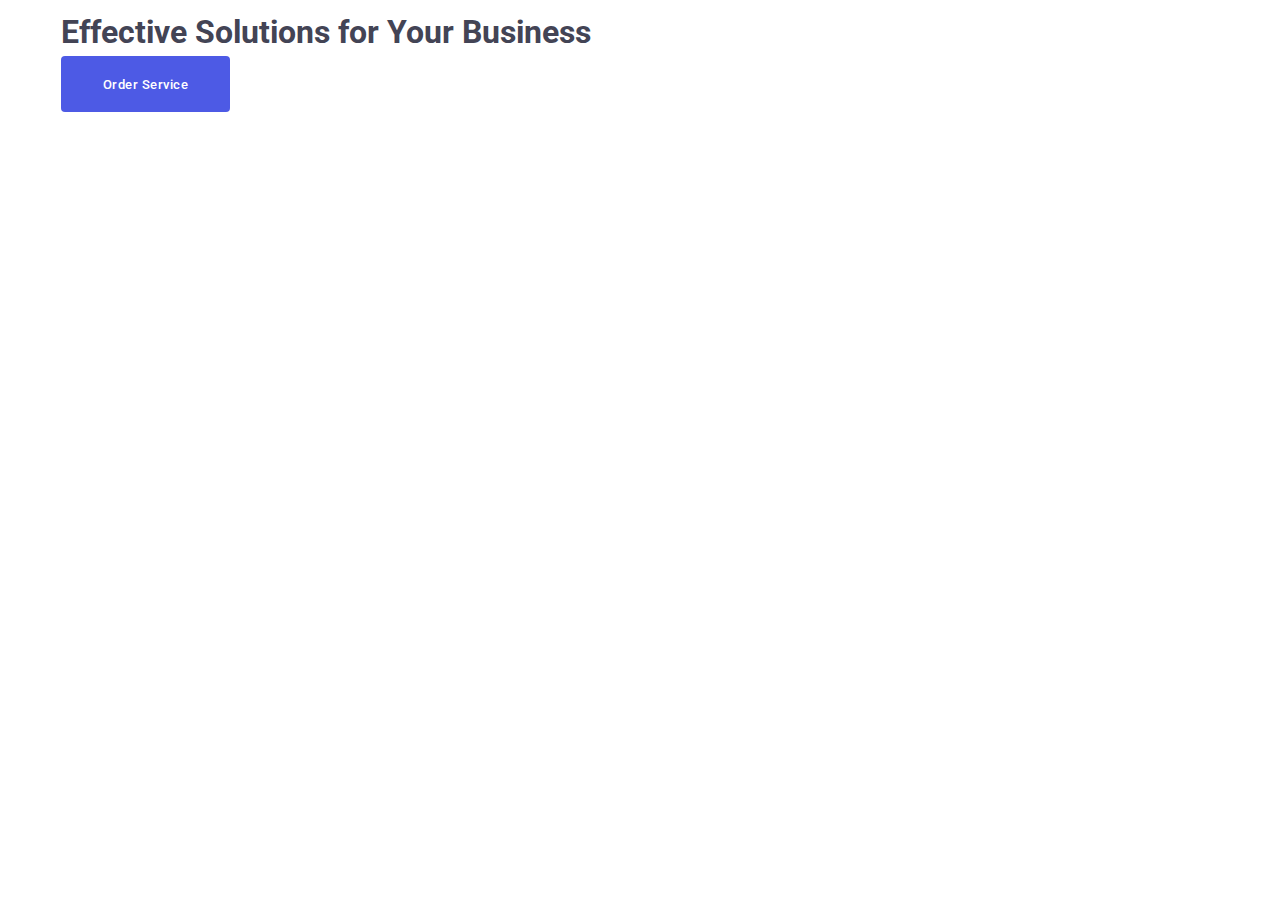
<file: index.html>
<!DOCTYPE html>
<html lang="en">
  <head>
    <meta charset="UTF-8" />
    <meta http-equiv="X-UA-Compatible" content="IE=edge" />
    <meta name="viewport" content="width=device-width, initial-scale=1.0" />

    <title>WebStudio</title>

    <link rel="preconnect" href="https://fonts.googleapis.com" />
    <link rel="preconnect" href="https://fonts.gstatic.com" crossorigin />
    <link
      href="https://fonts.googleapis.com/css2?family=Raleway:wght@800&family=Roboto:wght@400;500;700&display=swap"
      rel="stylesheet"
    />
    <link
      rel="stylesheet"
      href="https://cdnjs.cloudflare.com/ajax/libs/modern-normalize/1.1.0/modern-normalize.min.css"
      integrity="sha512-wpPYUAdjBVSE4KJnH1VR1HeZfpl1ub8YT/NKx4PuQ5NmX2tKuGu6U/JRp5y+Y8XG2tV+wKQpNHVUX03MfMFn9Q=="
      crossorigin="anonymous"
      referrerpolicy="no-referrer"
    />
    <link rel="stylesheet" href="./css/styles.css" />
  </head>

  <body>
    <!-- header -->
    <!-- <header class="header-section">
      <div class="header container">
        <nav class="header-nav">
          <a class="logo-header" href="./index.html"
            ><span class="logo-web">Web</span>Studio</a
          >
          <ul class="nav-list">
            <li>
              <a class="nav-link is-active" href="./index.html">Studio</a>
            </li>
            <li><a class="nav-link" href="./portfolio.html">Portfolio</a></li>
            <li><a class="nav-link" href="#">Contacts</a></li>
          </ul>
        </nav>
        <address class="address">
          <ul class="address-list">
            <li>
              <a class="address-link" href="mailto:info@devstudio.com"
                >info@devstudio.com</a
              >
            </li>
            <li>
              <a class="address-link" href="tel:+110001111111"
                >+11 (000) 111-11-11</a
              >
            </li>
          </ul>
        </address>
      </div>
    </header> -->
    <main>
      <!-- hero -->
      <section class="hero-section">
        <div class="container">
          <h1 class="hero-header">Effective Solutions for Your Business</h1>
          <button class="hero-btn" type="button" data-modal-open>
            Order Service
          </button>
        </div>
      </section>
      <!-- features -->
      <!-- <section class="features">
        <div class="container">
          <h2 class="visually-hidden">Features</h2>
          <ul class="features-list">
            <li class="features-item">
              <div class="features-icon">
                <svg class="featurea-icon-pic" width="64" height="64">
                  <use href="./images/icons.svg#icon-antena"></use>
                </svg>
              </div>
              <h3 class="section-subtitle">Strategy</h3>
              <p class="features-description">
                Our goal is to identify the business problem to walk away with
                the perfect and creative solution.
              </p>
            </li>
            <li class="features-item">
              <div class="features-icon">
                <svg class="featurea-icon-pic" width="64" height="64">
                  <use href="./images/icons.svg#icon-clock"></use>
                </svg>
              </div>
              <h3 class="section-subtitle">Punctuality</h3>
              <p class="features-description">
                Bring the key message to the brand's audience for the best price
                within the shortest possible time.
              </p>
            </li>
            <li class="features-item">
              <div class="features-icon">
                <svg class="featurea-icon-pic" width="64" height="64">
                  <use href="./images/icons.svg#icon-diagram"></use>
                </svg>
              </div>
              <h3 class="section-subtitle">Diligence</h3>
              <p class="features-description">
                Research and confirm brands that present the strongest digital
                growth opportunities and minimize risk.
              </p>
            </li>
            <li class="features-item">
              <div class="features-icon">
                <svg class="featurea-icon-pic" width="64" height="64">
                  <use href="./images/icons.svg#icon-astronaut"></use>
                </svg>
              </div>
              <h3 class="section-subtitle">Technologies</h3>
              <p class="features-description">
                Design practice focused on digital experiences. We bring forth a
                deep passion for problem-solving.
              </p>
            </li>
          </ul>
        </div>
      </section> -->
      <!-- doing -->
      <!-- <section class="doing-section">
        <div class="container">
          <h2 class="section-title">What are we doing</h2>
          <ul class="doing-container">
            <li>
              <img
                class="card-img"
                src="./images/pc.jpg"
                alt="Monitor shows graphic"
                height="300"
                width="360"
              />
            </li>
            <li>
              <img
                class="card-img"
                src="./images/smartphon-ui.jpg"
                alt="Smartphone UI"
                height="300"
                width="360"
              />
            </li>
            <li>
              <img
                class="card-img"
                src="./images/smartphone-in-hand.jpg"
                alt="Smartphone in hand"
                height="300"
                width="360"
              />
            </li>
          </ul>
        </div>
      </section> -->
      <!-- team -->
      <!-- <section class="team-section">
        <div class="container">
          <h2 class="section-title">Our Team</h2>
          <ul class="team-container">
            <li class="team-card">
              <img
                class="card-img"
                src="./images/mark.jpg"
                alt="Men in blue shirt"
                height="260"
                width="264"
              />
              <div class="team-card-description">
                <h3 class="section-subtitle">Mark Guerrero</h3>
                <p class="team-card-profession">Product Designer</p>
                <ul class="social-links">
                  <li class="social-icon">
                    <a
                      href="https://www.instagram.com/"
                      target="_blank"
                      rel="noopener noreferrer"
                      class="social-icon-link"
                    >
                      <svg class="social-icon-pic" width="16" height="16">
                        <use href="./images/icons.svg#icon-instagram"></use>
                      </svg>
                    </a>
                  </li>
                  <li class="social-icon">
                    <a
                      href="https://www.twitter.com/"
                      target="_blank"
                      rel="noopener noreferrer"
                      class="social-icon-link"
                    >
                      <svg class="social-icon-pic" width="16" height="16">
                        <use href="./images/icons.svg#icon-twitter"></use>
                      </svg>
                    </a>
                  </li>
                  <li class="social-icon">
                    <a
                      href="https://www.facebook.com/"
                      target="_blank"
                      rel="noopener noreferrer"
                      class="social-icon-link"
                    >
                      <svg class="social-icon-pic" width="16" height="16">
                        <use href="./images/icons.svg#icon-facebook"></use>
                      </svg>
                    </a>
                  </li>
                  <li class="social-icon">
                    <a
                      href="https://www.linkedin.com/"
                      target="_blank"
                      rel="noopener noreferrer"
                      class="social-icon-link"
                    >
                      <svg class="social-icon-pic" width="16" height="16">
                        <use href="./images/icons.svg#icon-linkedin"></use>
                      </svg>
                    </a>
                  </li>
                </ul>
              </div>
            </li>
            <li class="team-card">
              <img
                class="card-img"
                src="./images/tom.jpg"
                alt="Smiling young men"
                height="260"
                width="264"
              />
              <div class="team-card-description">
                <h3 class="section-subtitle">Tom Ford</h3>
                <p class="team-card-profession">Frontend Developer</p>
                <ul class="social-links">
                  <li class="social-icon">
                    <a
                      href="https://www.instagram.com/"
                      target="_blank"
                      rel="noopener noreferrer"
                      class="social-icon-link"
                    >
                      <svg class="social-icon-pic" width="16" height="16">
                        <use href="./images/icons.svg#icon-instagram"></use>
                      </svg>
                    </a>
                  </li>
                  <li class="social-icon">
                    <a
                      href="https://www.twitter.com/"
                      target="_blank"
                      rel="noopener noreferrer"
                      class="social-icon-link"
                    >
                      <svg class="social-icon-pic" width="16" height="16">
                        <use href="./images/icons.svg#icon-twitter"></use>
                      </svg>
                    </a>
                  </li>
                  <li class="social-icon">
                    <a
                      href="https://www.facebook.com/"
                      target="_blank"
                      rel="noopener noreferrer"
                      class="social-icon-link"
                    >
                      <svg class="social-icon-pic" width="16" height="16">
                        <use href="./images/icons.svg#icon-facebook"></use>
                      </svg>
                    </a>
                  </li>
                  <li class="social-icon">
                    <a
                      href="https://www.linkedin.com/"
                      target="_blank"
                      rel="noopener noreferrer"
                      class="social-icon-link"
                    >
                      <svg class="social-icon-pic" width="16" height="16">
                        <use href="./images/icons.svg#icon-linkedin"></use>
                      </svg>
                    </a>
                  </li>
                </ul>
              </div>
            </li>
            <li class="team-card">
              <img
                class="card-img"
                src="./images/camila.jpg"
                alt="Young women in a pink sweater"
                height="260"
                width="264"
              />
              <div class="team-card-description">
                <h3 class="section-subtitle">Camila Garcia</h3>
                <p class="team-card-profession">Marketing</p>
                <ul class="social-links">
                  <li class="social-icon">
                    <a
                      href="https://www.instagram.com/"
                      target="_blank"
                      rel="noopener noreferrer"
                      class="social-icon-link"
                    >
                      <svg class="social-icon-pic" width="16" height="16">
                        <use href="./images/icons.svg#icon-instagram"></use>
                      </svg>
                    </a>
                  </li>
                  <li class="social-icon">
                    <a
                      href="https://www.twitter.com/"
                      target="_blank"
                      rel="noopener noreferrer"
                      class="social-icon-link"
                    >
                      <svg class="social-icon-pic" width="16" height="16">
                        <use href="./images/icons.svg#icon-twitter"></use>
                      </svg>
                    </a>
                  </li>
                  <li class="social-icon">
                    <a
                      href="https://www.facebook.com/"
                      target="_blank"
                      rel="noopener noreferrer"
                      class="social-icon-link"
                    >
                      <svg class="social-icon-pic" width="16" height="16">
                        <use href="./images/icons.svg#icon-facebook"></use>
                      </svg>
                    </a>
                  </li>
                  <li class="social-icon">
                    <a
                      href="https://www.linkedin.com/"
                      target="_blank"
                      rel="noopener noreferrer"
                      class="social-icon-link"
                    >
                      <svg class="social-icon-pic" width="16" height="16">
                        <use href="./images/icons.svg#icon-linkedin"></use>
                      </svg>
                    </a>
                  </li>
                </ul>
              </div>
            </li>
            <li class="team-card">
              <img
                class="card-img"
                src="./images/daniel.jpg"
                alt="Men in a gray t-shirt"
                height="260"
                width="264"
              />
              <div class="team-card-description">
                <h3 class="section-subtitle">Daniel Wilson</h3>
                <p class="team-card-profession">UI Designer</p>
                <ul class="social-links">
                  <li class="social-icon">
                    <a
                      href="https://www.instagram.com/"
                      target="_blank"
                      rel="noopener noreferrer"
                      class="social-icon-link"
                    >
                      <svg class="social-icon-pic" width="16" height="16">
                        <use href="./images/icons.svg#icon-instagram"></use>
                      </svg>
                    </a>
                  </li>
                  <li class="social-icon">
                    <a
                      href="https://www.twitter.com/"
                      target="_blank"
                      rel="noopener noreferrer"
                      class="social-icon-link"
                    >
                      <svg class="social-icon-pic" width="16" height="16">
                        <use href="./images/icons.svg#icon-twitter"></use>
                      </svg>
                    </a>
                  </li>
                  <li class="social-icon">
                    <a
                      href="https://www.facebook.com/"
                      target="_blank"
                      rel="noopener noreferrer"
                      class="social-icon-link"
                    >
                      <svg class="social-icon-pic" width="16" height="16">
                        <use href="./images/icons.svg#icon-facebook"></use>
                      </svg>
                    </a>
                  </li>
                  <li class="social-icon">
                    <a
                      href="https://www.linkedin.com/"
                      target="_blank"
                      rel="noopener noreferrer"
                      class="social-icon-link"
                    >
                      <svg class="social-icon-pic" width="16" height="16">
                        <use href="./images/icons.svg#icon-linkedin"></use>
                      </svg>
                    </a>
                  </li>
                </ul>
              </div>
            </li>
          </ul>
        </div>
      </section> -->
      <!-- custumers -->
      <!-- <section class="custumers-section">
        <div class="container">
          <h2 class="section-title">Customers</h2>
          <ul class="custumers">
            <li class="custumers-icon">
              <a href="#" class="custumers-icon-link">
                <svg class="custumers-icon-pic" width="104" height="56">
                  <use href="./images/icons.svg#icon-client1"></use>
                </svg>
              </a>
            </li>
            <li class="custumers-icon">
              <a href="#" class="custumers-icon-link">
                <svg class="custumers-icon-pic" width="104" height="56">
                  <use href="./images/icons.svg#icon-client2"></use>
                </svg>
              </a>
            </li>
            <li class="custumers-icon">
              <a href="#" class="custumers-icon-link">
                <svg class="custumers-icon-pic" width="104" height="56">
                  <use href="./images/icons.svg#icon-client3"></use>
                </svg>
              </a>
            </li>
            <li class="custumers-icon">
              <a href="#" class="custumers-icon-link">
                <svg class="custumers-icon-pic" width="104" height="56">
                  <use href="./images/icons.svg#icon-client4"></use>
                </svg>
              </a>
            </li>
            <li class="custumers-icon">
              <a href="#" class="custumers-icon-link">
                <svg class="custumers-icon-pic" width="104" height="56">
                  <use href="./images/icons.svg#icon-client5"></use>
                </svg>
              </a>
            </li>
            <li class="custumers-icon">
              <a href="#" class="custumers-icon-link">
                <svg class="custumers-icon-pic" width="104" height="56">
                  <use href="./images/icons.svg#icon-client6"></use>
                </svg>
              </a>
            </li>
          </ul>
        </div>
      </section> -->
    </main>
    <!-- footer -->
    <!-- <footer class="footer-section">
      <div class="container footer-blocks">
        <div class="footer-studio">
          <a class="logo-footer logo-header" href="./index.html"
            ><span class="logo-web">Web</span>Studio</a
          >
          <p class="footer-text">
            Increase the flow of customers and sales for your business with
            digital marketing & growth solutions.
          </p>
        </div>

        <div class="footer-social">
          <p class="footer-social-discription">Social media</p>
          <ul class="social-links footer-social-gap">
            <li class="social-icon">
              <a
                href="https://www.instagram.com/"
                target="_blank"
                rel="noopener noreferrer"
                class="social-icon-link footer-social-icon"
              >
                <svg class="social-icon-pic" width="24" height="24">
                  <use href="./images/icons.svg#icon-instagram"></use>
                </svg>
              </a>
            </li>
            <li class="social-icon">
              <a
                href="https://www.twitter.com/"
                target="_blank"
                rel="noopener noreferrer"
                class="social-icon-link footer-social-icon"
              >
                <svg class="social-icon-pic" width="24" height="24">
                  <use href="./images/icons.svg#icon-twitter"></use>
                </svg>
              </a>
            </li>
            <li class="social-icon">
              <a
                href="https://www.facebook.com/"
                target="_blank"
                rel="noopener noreferrer"
                class="social-icon-link footer-social-icon"
              >
                <svg class="social-icon-pic" width="24" height="24">
                  <use href="./images/icons.svg#icon-facebook"></use>
                </svg>
              </a>
            </li>
            <li class="social-icon">
              <a
                href="https://www.linkedin.com/"
                target="_blank"
                rel="noopener noreferrer"
                class="social-icon-link footer-social-icon"
              >
                <svg class="social-icon-pic" width="24" height="24">
                  <use href="./images/icons.svg#icon-linkedin"></use>
                </svg>
              </a>
            </li>
          </ul>
        </div>

        <div class="footer-form">
          <p class="footer-social-discription">Subscribe</p>
          <form class="footer-subscribe">
            <input
              class="footer-input"
              type="email"
              placeholder="E-mail"
              name="user-email"
            />
            <button type="submit" class="btn-subscribe">
              Subscribe
              <svg height="24" width="24" class="btn-subscribe-pic">
                <use href="./images/icons.svg#icon-send"></use>
              </svg>
            </button>
          </form>
        </div>
      </div>
    </footer> -->

    <!-- backdrop -->
    <div class="backdrop is-hidden" data-modal>
      <div class="modal">
        <button class="close-btn" type="button" data-modal-close>
          <svg class="close-btn-pic" width="8px" height="8px">
            <use href="./images/icons.svg#icon-close"></use>
          </svg>
        </button>

        <p class="modal-header">
          Leave your contacts and we will call you back
        </p>
        <form class="form-modal">
          <ul>
            <li class="modal-input-item">
              <label class="modal-input-label label-name" for="name"
                >Name</label
              >
              <input
                type="text"
                name="name"
                id="name"
                class="modal-input input-name"
                required
              />
              <svg class="modal-input-pic" width="12" height="12">
                <use href="./images/icons.svg#icon-contact"></use>
              </svg>
            </li>

            <li class="modal-input-item">
              <label class="modal-input-label" for="phone">Phone</label>
              <input
                type="tel"
                name="phone"
                id="phone"
                class="modal-input"
                required
              />
              <svg class="modal-input-pic" width="13" height="13">
                <use href="./images/icons.svg#icon-phone"></use>
              </svg>
            </li>

            <li class="modal-input-item">
              <label class="modal-input-label" for="email">Email</label>
              <input
                type="email"
                name="email"
                id="email"
                class="modal-input"
                required
              />
              <svg class="modal-input-pic" width="15" height="12">
                <use href="./images/icons.svg#icon-mail"></use>
              </svg>
            </li>
          </ul>

          <label class="modal-input-label" for="text">Comment</label>
          <textarea
            name="comment"
            id="text"
            class="modal-input modal-input-textarea"
            placeholder="Text input"
          ></textarea>

          <div class="terms-acces">
            <label class="modal-input-label modal-input-terms" for="agree">
              <input
                class="modal-input-checkbox visually-hidden"
                type="checkbox"
                name="agree"
                id="agree"
                required
              /><span class="alt-checkbox"
                ><svg class="modal-check-pic" width="10" height="8">
                  <use href="./images/icons.svg#icon-checked"></use></svg
              ></span>
              I accept the terms and conditions of the
              <a class="privat-policy" href="#">Privacy Policy</a></label
            >
          </div>
          <button class="btn-modal-send" type="submit">Send</button>
        </form>
      </div>
    </div>
    <script src="./js/modal.js"></script>
  </body>
</html>
</file>
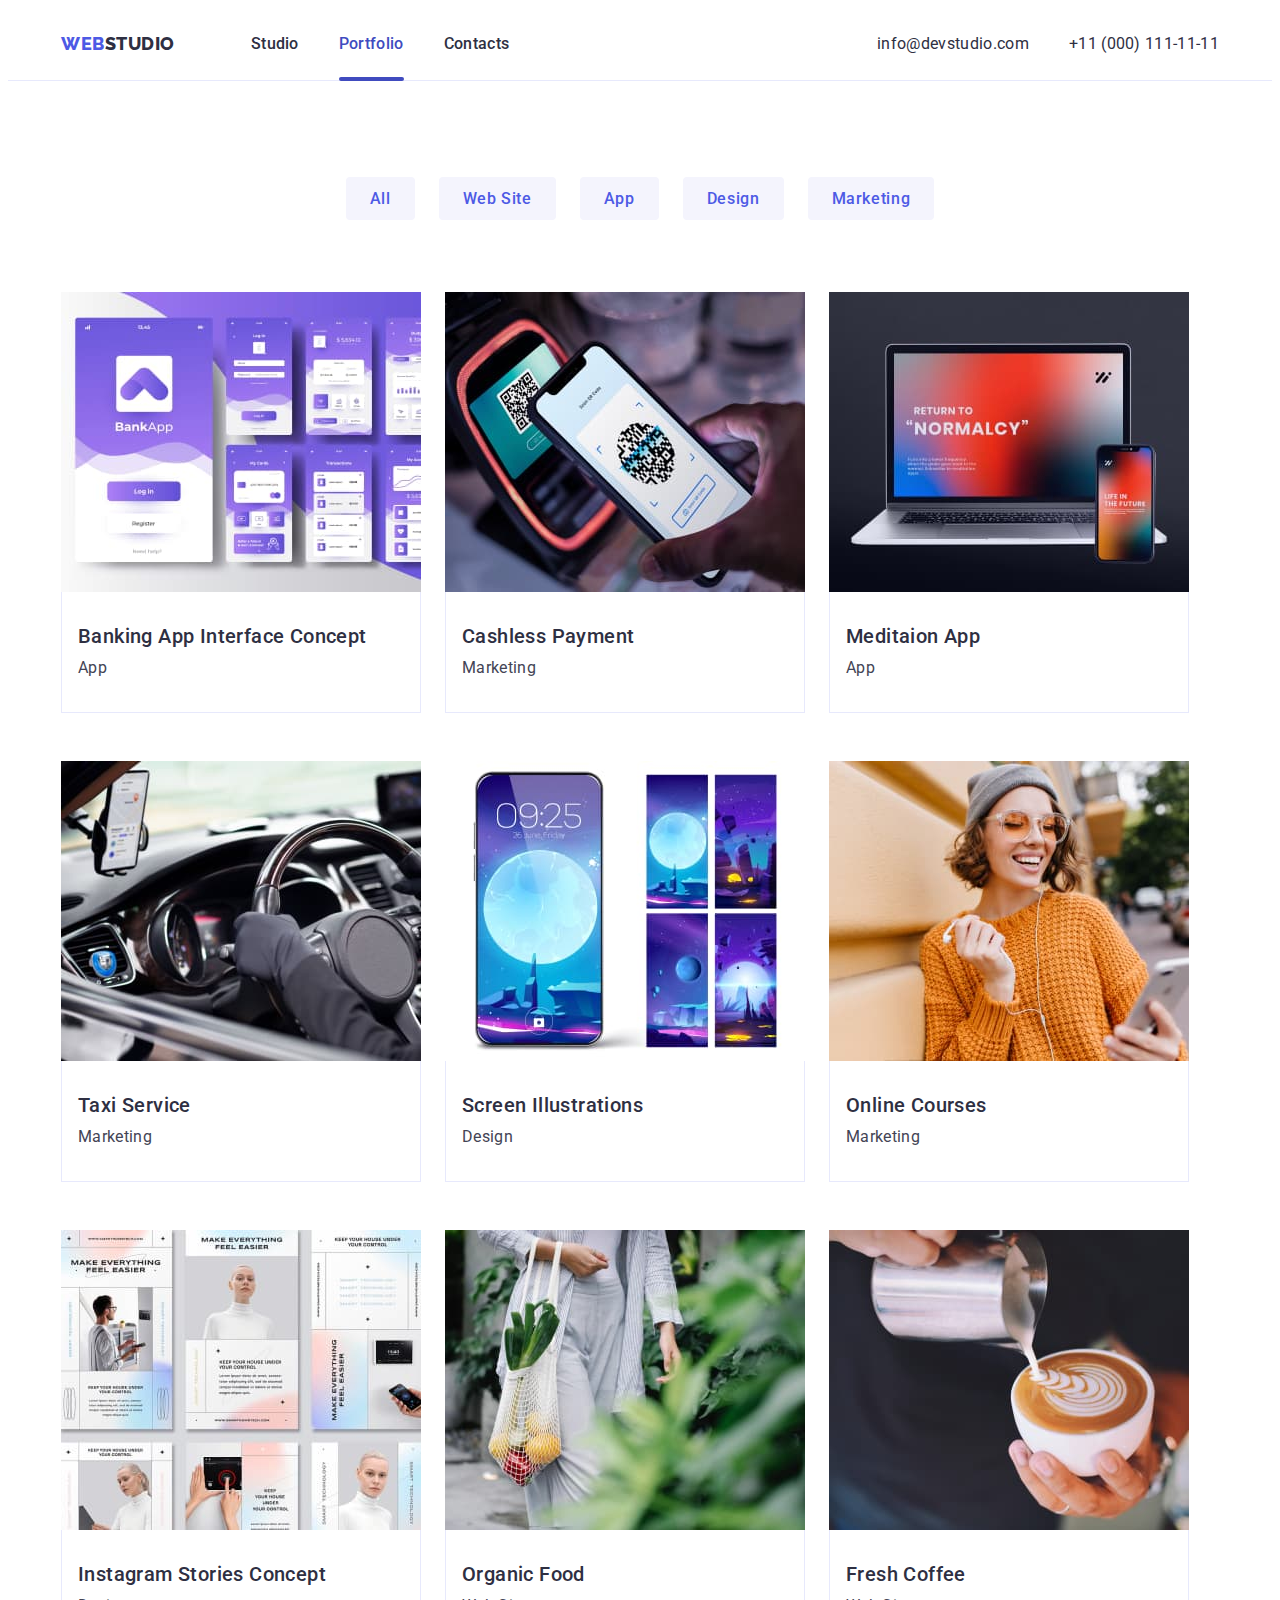
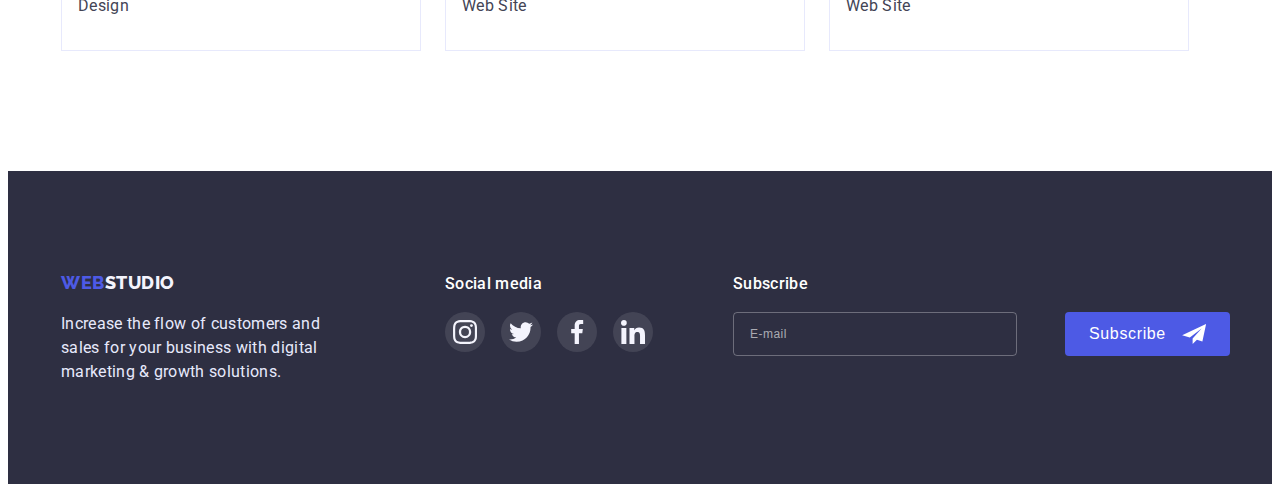
<file: portfolio.html>
<!DOCTYPE html>
<html lang="en">
  <head>
    <meta charset="UTF-8" />
    <meta http-equiv="X-UA-Compatible" content="IE=edge" />
    <meta name="viewport" content="width=device-width, initial-scale=1.0" />

    <title>WebStudio</title>

    <link rel="preconnect" href="https://fonts.googleapis.com" />
    <link rel="preconnect" href="https://fonts.gstatic.com" crossorigin />
    <link
      href="https://fonts.googleapis.com/css2?family=Raleway:wght@800&family=Roboto:wght@400;500;700&display=swap"
      rel="stylesheet"
    />
    <link
      rel="stylesheet"
      href="https://cdnjs.cloudflare.com/ajax/libs/modern-normalize/1.1.0/modern-normalize.min.css"
      integrity="sha512-wpPYUAdjBVSE4KJnH1VR1HeZfpl1ub8YT/NKx4PuQ5NmX2tKuGu6U/JRp5y+Y8XG2tV+wKQpNHVUX03MfMFn9Q=="
      crossorigin="anonymous"
      referrerpolicy="no-referrer"
    />
    <link rel="stylesheet" href="./css/styles.css" />
  </head>

  <body>
    <!-- header -->
    <header class="header-section">
      <div class="header container">
        <nav class="header-nav">
          <a class="logo-header" href="./index.html"
            ><span class="logo-web">Web</span>Studio</a
          >
          <ul class="nav-list">
            <li><a class="nav-link" href="./index.html">Studio</a></li>
            <li>
              <a class="nav-link is-active" href="./portfolio.html"
                >Portfolio</a
              >
            </li>
            <li><a class="nav-link" href="#">Contacts</a></li>
          </ul>
        </nav>
        <address class="address">
          <ul class="address-list">
            <li>
              <a class="address-link" href="mailto:info@devstudio.com"
                >info@devstudio.com</a
              >
            </li>
            <li>
              <a class="address-link" href="tel:+110001111111"
                >+11 (000) 111-11-11</a
              >
            </li>
          </ul>
        </address>
      </div>
    </header>
    <main>
      <!-- portfolio -->
      <section class="switcher-section">
        <div class="container">
          <h1 class="visually-hidden">Our Products</h1>
          <!-- switecher -->
          <ul class="switcher">
            <li class="switcher-item">
              <button class="switcher-btn" type="button">All</button>
            </li>
            <li class="switcher-item">
              <button class="switcher-btn" type="button">Web Site</button>
            </li>
            <li class="switcher-item">
              <button class="switcher-btn" type="button">App</button>
            </li>
            <li class="switcher-item">
              <button class="switcher-btn" type="button">Design</button>
            </li>
            <li class="switcher-item">
              <button class="switcher-btn" type="button">Marketing</button>
            </li>
          </ul>
          <ul class="portfolio">
            <li class="portfolio-item">
              <a href="#" class="link-portfolio">
                <div class="card-img-hover-thomb">
                  <img
                    class="card-img"
                    src="./images/banking-app.jpg"
                    alt="Bank violet UI"
                    width="360"
                    height="300"
                  />

                  <p class="card-img-hover">
                    14 Stylish and User-Friendly App Design Concepts · Task
                    Manager App · Calorie Tracker App · Exotic Fruit Ecommerce
                    App · Cloud Storage App
                  </p>
                </div>
                <div class="portfolio-card-subscription">
                  <h2 class="section-subtitle">
                    Banking App Interface Concept
                  </h2>
                  <p class="portfolio-card-text">App</p>
                </div></a
              >
            </li>
            <li class="portfolio-item">
              <a href="#" class="link-portfolio">
                <div class="card-img-hover-thomb">
                  <img
                    class="card-img"
                    src="./images/payment.jpg"
                    alt="Cashless payment with
              smartphone"
                    width="360"
                    height="300"
                  />
                  <p class="card-img-hover">
                    14 Stylish and User-Friendly App Design Concepts · Task
                    Manager App · Calorie Tracker App · Exotic Fruit Ecommerce
                    App · Cloud Storage App
                  </p>
                </div>
                <div class="portfolio-card-subscription">
                  <h2 class="section-subtitle">Cashless Payment</h2>
                  <p>Marketing</p>
                </div></a
              >
            </li>
            <li class="portfolio-item">
              <a href="#" class="link-portfolio"
                ><div class="card-img-hover-thomb">
                  <img
                    class="card-img"
                    src="./images/meditation_app.jpg"
                    alt="Smartphone and laptop"
                    width="360"
                    height="300"
                  />
                  <p class="card-img-hover">
                    14 Stylish and User-Friendly App Design Concepts · Task
                    Manager App · Calorie Tracker App · Exotic Fruit Ecommerce
                    App · Cloud Storage App
                  </p>
                </div>
                <div class="portfolio-card-subscription">
                  <h2 class="section-subtitle">Meditaion App</h2>
                  <p>App</p>
                </div></a
              >
            </li>
            <li class="portfolio-item">
              <a href="#" class="link-portfolio">
                <div class="card-img-hover-thomb">
                  <img
                    class="card-img"
                    src="./images/taxi.jpg"
                    alt="Car interier"
                    width="360"
                    height="300"
                  />
                  <p class="card-img-hover">
                    14 Stylish and User-Friendly App Design Concepts · Task
                    Manager App · Calorie Tracker App · Exotic Fruit Ecommerce
                    App · Cloud Storage App
                  </p>
                </div>
                <div class="portfolio-card-subscription">
                  <h2 class="section-subtitle">Taxi Service</h2>
                  <p>Marketing</p>
                </div></a
              >
            </li>
            <li class="portfolio-item">
              <a href="#" class="link-portfolio">
                <div class="card-img-hover-thomb">
                  <img
                    class="card-img"
                    src="./images/illustration.jpg"
                    alt="Smartphone and four
              wallpappers"
                    width="360"
                    height="300"
                  />
                  <p class="card-img-hover">
                    14 Stylish and User-Friendly App Design Concepts · Task
                    Manager App · Calorie Tracker App · Exotic Fruit Ecommerce
                    App · Cloud Storage App
                  </p>
                </div>
                <div class="portfolio-card-subscription">
                  <h2 class="section-subtitle">Screen Illustrations</h2>
                  <p>Design</p>
                </div></a
              >
            </li>
            <li class="portfolio-item">
              <a href="#" class="link-portfolio">
                <div class="card-img-hover-thomb">
                  <img
                    class="card-img"
                    src="./images/courses.jpg"
                    alt="Smiling girl"
                    width="360"
                    height="300"
                  />
                  <p class="card-img-hover">
                    14 Stylish and User-Friendly App Design Concepts · Task
                    Manager App · Calorie Tracker App · Exotic Fruit Ecommerce
                    App · Cloud Storage App
                  </p>
                </div>
                <div class="portfolio-card-subscription">
                  <h2 class="section-subtitle">Online Courses</h2>
                  <p>Marketing</p>
                </div></a
              >
            </li>
            <li class="portfolio-item">
              <a href="#" class="link-portfolio">
                <div class="card-img-hover-thomb">
                  <img
                    class="card-img"
                    src="./images/instagram.jpg"
                    alt="Six instagram stories"
                    width="360"
                    height="300"
                  />
                  <p class="card-img-hover">
                    14 Stylish and User-Friendly App Design Concepts · Task
                    Manager App · Calorie Tracker App · Exotic Fruit Ecommerce
                    App · Cloud Storage App
                  </p>
                </div>
                <div class="portfolio-card-subscription">
                  <h2 class="section-subtitle">Instagram Stories Concept</h2>
                  <p>Design</p>
                </div></a
              >
            </li>
            <li class="portfolio-item">
              <a href="#" class="link-portfolio">
                <div class="card-img-hover-thomb">
                  <img
                    class="card-img"
                    src="./images/food.jpg"
                    alt="woman with fruits and
              vegetables"
                    width="360"
                    height="300"
                  />
                  <p class="card-img-hover">
                    14 Stylish and User-Friendly App Design Concepts · Task
                    Manager App · Calorie Tracker App · Exotic Fruit Ecommerce
                    App · Cloud Storage App
                  </p>
                </div>
                <div class="portfolio-card-subscription">
                  <h2 class="section-subtitle">Organic Food</h2>
                  <p>Web Site</p>
                </div></a
              >
            </li>
            <li class="portfolio-item">
              <a href="#" class="link-portfolio">
                <div class="card-img-hover-thomb">
                  <img
                    class="card-img"
                    src="./images/coffee.jpg"
                    alt="Coffee with milk"
                    width="360"
                    height="300"
                  />
                  <p class="card-img-hover">
                    14 Stylish and User-Friendly App Design Concepts · Task
                    Manager App · Calorie Tracker App · Exotic Fruit Ecommerce
                    App · Cloud Storage App
                  </p>
                </div>
                <div class="portfolio-card-subscription">
                  <h2 class="section-subtitle">Fresh Coffee</h2>
                  <p>Web Site</p>
                </div></a
              >
            </li>
          </ul>
        </div>
      </section>
    </main>
    <!-- footer -->
    <footer class="footer-section">
      <div class="container footer-blocks">
        <div class="footer-studio">
          <a class="logo-footer logo-header" href="./index.html"
            ><span class="logo-web">Web</span>Studio</a
          >
          <p class="footer-text">
            Increase the flow of customers and sales for your business with
            digital marketing & growth solutions.
          </p>
        </div>

        <div class="footer-social">
          <p class="footer-social-discription">Social media</p>
          <ul class="social-links footer-social-gap">
            <li class="social-icon">
              <a
                href="https://www.instagram.com/"
                target="_blank"
                rel="noopener noreferrer"
                class="social-icon-link footer-social-icon"
              >
                <svg class="social-icon-pic" width="24" height="24">
                  <use href="./images/icons.svg#icon-instagram"></use>
                </svg>
              </a>
            </li>
            <li class="social-icon">
              <a
                href="https://www.twitter.com/"
                target="_blank"
                rel="noopener noreferrer"
                class="social-icon-link footer-social-icon"
              >
                <svg class="social-icon-pic" width="24" height="24">
                  <use href="./images/icons.svg#icon-twitter"></use>
                </svg>
              </a>
            </li>
            <li class="social-icon">
              <a
                href="https://www.facebook.com/"
                target="_blank"
                rel="noopener noreferrer"
                class="social-icon-link footer-social-icon"
              >
                <svg class="social-icon-pic" width="24" height="24">
                  <use href="./images/icons.svg#icon-facebook"></use>
                </svg>
              </a>
            </li>
            <li class="social-icon">
              <a
                href="https://www.linkedin.com/"
                target="_blank"
                rel="noopener noreferrer"
                class="social-icon-link footer-social-icon"
              >
                <svg class="social-icon-pic" width="24" height="24">
                  <use href="./images/icons.svg#icon-linkedin"></use>
                </svg>
              </a>
            </li>
          </ul>
        </div>

        <div class="footer-form">
          <p class="footer-social-discription">Subscribe</p>
          <form class="footer-subscribe">
            <input
              class="footer-input"
              type="email"
              id="email-subscribe"
              placeholder="E-mail"
              name="user-email"
            />
            <label for="email-subscribe"></label>
            <button type="submit" class="btn-subscribe">
              Subscribe
              <svg height="20" width="24" class="btn-subscribe-pic">
                <use href="./images/icons.svg#icon-send"></use>
              </svg>
            </button>
          </form>
        </div>
      </div>
    </footer>
  </body>
</html>
</file>
<file: css/styles.css>
body {
    background-color: var(--color-alternative);
    color: var(--color-text);
    line-height: 1.5;
    font-family: 'Roboto', sans-serif;
}

@keyframes pulse {
    0% {
        box-shadow: 0px 1px 1px 1px rgba(0, 0, 0, 0.14), 0px 1px 3px 1px rgba(0, 0, 0, 0.12), 0px 2px 1px 1px rgba(0, 0, 0, 0.2);
    }

    50% {
        box-shadow: 0px 3px 3px 1px rgba(77,
                90,
                229, 0.14), 0px 3px 3px 1px rgba(77,
                90,
                229, 0.12), 0px 3px 3px 1px rgba(077,
                90,
                229, 0.2);
    }

    100% {
        box-shadow: 0px 3px 3px 1px rgba(64,
                75,
                191, 0.14), 0px 3px 3px 1px rgba(64,
                75,
                191, 0.12), 0px 3px 3px 1px rgba(64,
                75,
                191, 0.2);
    }
}

h1,
h2,
h3,
h4,
h5,
h6,
p {
    margin: 0;
    padding: 0;
}

ul {
    list-style: none;
    margin: 0;
    padding: 0;
}

p {
    letter-spacing: 0.02em
}

:root {
    --color-text: #434455;
    --color-main: #4d5ae5;
    --color-hover: rgb(64, 75, 191);
    --color-text-accent: #2E2F42;
    --color-text-unaccent: #F4F4FD;
    --color-alternative: #fff;
    --transition-type: cubic-bezier(0.4, 0, 0.2, 1);
}

/* common styles */

.container {
    width: 1158px;
    margin: 0px auto;
    padding: 0px 15px;
    /* outline: 1px dotted tomato; */
}

.section-subtitle {
    font-weight: 500;
    font-size: 20px;
    line-height: 1.2;
    color: var(--color-text-accent);
    letter-spacing: 0.02em;
    margin-bottom: 8px;
}

.section-title {
    margin-bottom: 72px;
    font-size: 36px;
    line-height: 1.11;
    text-align: center;
    text-transform: capitalize;
    color: var(--color-text-accent);
    letter-spacing: 0.02em;
}

.card-img {
    max-width: 100%;
    display: block;
}

.social-links {
    display: flex;
    gap: 24px;
}

.social-icon {
    height: 40px;
    width: 40px;

}

.social-icon-pic {
    fill: var(--color-text-unaccent);
}

.social-icon-link {
    width: 100%;
    background-color: var(--color-main);
    border-radius: 50%;
    height: 100%;
    display: flex;
    justify-content: center;
    align-items: center;
    transition: background-color;
    transition-duration: 250ms;
    transition-timing-function: var(--transition-type);
}

.social-icon-link:hover,
.social-icon-link:focus {
    background-color: var(--color-hover);
    outline: none;
}


/* header */

.logo-web {
    color: var(--color-main)
}

.logo-header {
    font-family: 'Raleway', sans-serif;
    font-weight: 800;
    font-size: 18px;
    line-height: 1.33;
    letter-spacing: 0.03em;
    text-transform: uppercase;
    text-decoration: none;
    color: var(--color-text-accent);
    margin-right: 76px;
}

.header-section {
    border-bottom: 1px solid #E7E9FC;
}

.header {
    display: flex;
    align-items: center;
}

.header-nav {
    display: flex;
    align-items: center;
}

.nav-list {
    display: flex;
}

.nav-list li:not(:last-child) {
    margin-right: 40px;
}

.nav-link {
    padding: 24px 0px;
    position: relative;
    display: block;
    font-weight: 500;
    color: var(--color-text-accent);
    text-decoration: none;
    letter-spacing: 0.02em;
    transition: color;
    transition-duration: 250ms;
    transition-timing-function: var(--transition-type);
}

.is-active {
    color: var(--color-hover);
}

.is-active::after {
    content: '';
    bottom: -1px;
    display: block;
    width: 100%;
    height: 4px;
    border-radius: 3px;
    position: absolute;
    background-color: var(--color-hover);
}

.nav-link:hover,
.nav-link:focus {
    color: var(--color-hover);
    outline: none;
}

.address-link {
    text-decoration: none;
    color: var(--color-text-accent);
    font-style: normal;
    letter-spacing: 0.02em;
    transition: color;
    transition-duration: 250ms;
    transition-timing-function: var(--transition-type);
}

.address-list {
    display: flex;
}

.address li:not(:last-child) {
    margin-right: 40px;
    outline: none;
}

.address {
    font-style: normal;
    margin-left: auto;
}

.address-link:hover,
.address-link:focus {
    color: var(--color-hover);
    outline: none;

}

/* hero */




.hero-btn {
    font-weight: 500;
    letter-spacing: 0.04em;
    color: var(--color-alternative);
    background-color: var(--color-main);
    cursor: pointer;
    border-width: 0;
    width: 169px;
    height: 56px;
    border-radius: 4px;
    font-family: inherit;
    transition: background-color;
    transition-duration: 250ms;
    transition-timing-function: var(--transition-type);

}

.hero-btn:hover,
.hero-btn:focus {
    background-color: var(--color-hover);
    outline: none;
}

/* Features */

.visually-hidden {
    position: absolute;
    width: 1px;
    height: 1px;
    margin: -1px;
    border: 0;
    padding: 0;

    white-space: nowrap;
    clip-path: inset(100%);
    clip: rect(0 0 0 0);
    overflow: hidden;
}

.features {
    padding-top: 120px;
    padding-bottom: 120px;
}

.features-list {
    display: flex;
    justify-content: space-between;
}

.features-item {
    flex-basis: calc((100% - 24px * 3) / 4)
}

.features-icon {
    height: 112px;
    width: 100%;
    display: flex;
    justify-content: center;
    align-items: center;
    background: #F4F4FD;
    border-radius: 4px;
    margin-bottom: 8px;
}

/* doing */
.doing-section {
    padding-bottom: 120px;
}


.doing-container {
    display: flex;
    justify-content: space-between;
}


/* team */
.team-section {
    background-color: var(--color-text-unaccent);
    padding-top: 120px;
    padding-bottom: 120px;

}

.team-container {
    display: flex;
    justify-content: space-between;
}

.team-card {
    border-radius: 4px;
    background-color: var(--color-alternative);
    box-shadow: 0px 1px 6px rgba(46, 47, 66, 0.08), 0px 1px 1px rgba(46, 47, 66, 0.16), 0px 2px 1px rgba(46, 47, 66, 0.08);
    border-radius: 0px 0px 4px 4px;
}


.team-card-description {
    padding: 32px 16px;
    text-align: center;
}

.team-card-social {
    display: flex;
}

.team-card-social {
    display: flex;
    padding-top: 8px;
    justify-content: space-between;
}

.team-card-profession {
    margin-bottom: 8px;
}


/* custumers */
.custumers-section {
    padding-top: 120px;
    padding-bottom: 120px;
}

.custumers {
    display: flex;
    justify-content: space-between;
}

.custumers-icon {
    width: 168px;
    height: 88px;
}

.custumers-icon-link {
    height: 100%;
    width: 100%;
    display: flex;
    border-radius: 4px;
    border: 1px solid #8E8F99;
    justify-content: center;
    align-items: center;
    transition: border-color;
    transition-duration: 250ms;
    transition-timing-function: var(--transition-type);

}

.custumers-icon-pic {
    fill: #8E8F99;
    transition: fill;
    transition-duration: 250ms;
    transition-timing-function: var(--transition-type);
}

.custumers-icon-link:hover,
.custumers-icon-link:focus {
    border-color: var(--color-hover);
    outline: none;
}

.custumers-icon-link:hover .custumers-icon-pic,
.custumers-icon-link:focus .custumers-icon-pic {
    fill: var(--color-hover);
    outline: none;
}

/* switcher */
.switcher-section {
    padding-top: 96px;
    padding-bottom: 120px;
}

.switcher {
    display: flex;
    justify-content: center;
    margin-bottom: 72px;
}

.switcher-btn {
    padding: 12px 24px;
    font-weight: 500;
    background-color: var(--color-text-unaccent);
    font-size: 16px;
    letter-spacing: 0.04em;
    color: var(--color-main);
    cursor: pointer;
    border-radius: 4px;
    border-width: 0;
    font-family: inherit;
    transition: color, box-shadow, background-color;
    transition-duration: 250ms;
    transition-timing-function: var(--transition-type);
}

.switcher-item:not(:last-child) {
    margin-right: 24px;
    outline: none;
}

.switcher-btn:hover,
.switcher-btn:focus {
    box-shadow: 0 2px 4px 0 rgba(0, 0, 0, 0.2), 0 3px 8px 0 rgba(0, 0, 0, 0.19);
    box-shadow: 0px 3px 1px rgba(0, 0, 0, 0.1), 0px 2px 1px rgba(0, 0, 0, 0.08), 0px 2px 2px rgba(0, 0, 0, 0.12);
    background-color: var(--color-hover);
    color: var(--color-text-unaccent);
    outline: none;
}

/* portfolio */
.portfolio {
    display: flex;
    flex-wrap: wrap;
    gap: 48px 24px;
}


.link-portfolio {
    display: block;
    height: 100%;
    width: 100%;
    text-decoration: none;
    color: inherit;
    transition: box-shadow;
    transition-duration: 250ms;
    transition-timing-function: var(--transition-type);
}

.portfolio-card-subscription {
    padding: 32px 0px 32px 16px;
    border: 1px solid #E7E9FC;

    border-top: none;
}

.link-portfolio:hover,
.link-portfolio:focus {
    box-shadow: 0px 1px 6px rgba(46, 47, 66, 0.08), 0px 1px 1px rgba(46, 47, 66, 0.16), 0px 2px 1px rgba(46, 47, 66, 0.08);
    outline: none;
}

.card-img-hover-thomb {
    position: relative;
    overflow: hidden;
}

.card-img-hover {
    position: absolute;
    height: 100%;
    width: 100%;
    background-color: var(--color-main);
    padding: 40px 32px;

    color: var(--color-text-unaccent);
    font-weight: 400;
    font-size: 16px;
    line-height: 24px;
    line-height: 1.5;
    letter-spacing: 0.02em;

    border-width: 0px;

    transition: transform;
    transition-duration: 250ms;
    transition-timing-function: var(--transition-type);
}



.link-portfolio:hover .card-img-hover,
.link-portfolio:focus .card-img-hover {
    transform: translateY(-100%);
}

/* footer */
.footer-section {
    background-color: var(--color-text-accent);
    padding-top: 100px;
    padding-bottom: 100px;
}

.footer-blocks {
    display: flex;
    align-items: baseline;
}


.logo-footer {
    color: var(--color-text-unaccent);
}

.footer-text {
    width: 264px;
    margin-top: 16px;
    color: #E7E9FC;

}

.footer-studio {
    margin-right: 120px;
}

.footer-social {
    margin-right: 80px;
}

.footer-social-gap {
    gap: 16px
}

.footer-social-discription {
    color: var(--color-alternative);
    margin-bottom: 16px;
    font-weight: 500;
}

.footer-social-icon {
    background-color: rgba(256, 256, 256, 0.1);
}

.footer-social-icon:hover,
.footer-social-icon:focus {
    background-color: #31D0AA;
    outline: none;
}

.footer-subscribe {
    display: flex;
    gap: 24px;
}

.btn-subscribe {
    padding: 8px 24px;
    background-color: var(--color-main);
    border-width: 0px;
    border-radius: 4px;
    font-size: 16px;
    line-height: 1.5;
    letter-spacing: 0.04em;
    font-weight: 500;
    color: var(--color-alternative);
    display: flex;
    gap: 16px;
    align-items: center;
    cursor: pointer;
    transition: background-color;
    transition-duration: 250ms;
    transition-timing-function: var(--transition-type);
}

.btn-subscribe:hover,
.btn-subscribe:focus {
    outline: none;
    background-color: var(--color-hover);
}



.footer-input::placeholder {
    color: rgba(255, 255, 255, 0.6);
    font-size: 12px;
    line-height: 2;
    letter-spacing: 0.04em;
    transition: color 250ms var(--transition-type);
}

.footer-input {
    padding-left: 16px;
    width: 264px;
    height: 40px;
    border-radius: 4px;
    background-color: transparent;
    border-width: 0;
    border: 1px solid rgba(255, 255, 255, 0.3);


    color: var(--color-alternative);
    font-size: 12px;
    line-height: 2;
    letter-spacing: 0.04em;
}

.footer-input:focus,
.footer-input:hover {
    outline: none;
    border: 1px solid var(--color-alternative);
}

.footer-input:focus::placeholder,
.footer-input:hover::placeholder {
    color: var(--color-alternative);
}

.btn-subscribe-pic {
    fill: var(--color-alternative);
}

/* backdrop */
.backdrop.is-hidden {
    opacity: 0;
    pointer-events: none;
    visibility: hidden;
}

.backdrop {
    position: fixed;
    top: 0;
    right: 0;
    width: 100%;
    height: 100%;
    background: rgba(46, 47, 66, 0.4);
    opacity: 1;
    visibility: visible;
    transition: opacity 250ms cubic-bezier(0.4, 0, 0.2, 1), visibility 250ms var(--transition-type);

}


.backdrop.is-hidden .modal {
    transform: translate(-50%, -50%) scale(1.1);
    visibility: hidden;
}

.modal {
    position: absolute;
    top: 50%;
    left: 50%;
    transform: translate(-50%, -50%);

    width: 408px;
    height: 584px;
    border-radius: 4px;
    padding: 24px;
    background-color: var(--color-alternative);
    box-shadow: 0px 1px 1px rgba(0, 0, 0, 0.14), 0px 1px 3px rgba(0, 0, 0, 0.12), 0px 2px 1px rgba(0, 0, 0, 0.2);

    transform: translate(-50%, -50%) scale(1);
    transition: transform 250ms var(--transition-type);


    animation: pulse;
    animation-duration: 6s;
    animation-iteration-count: infinite;
}

.modal-header {

    line-height: 1.5;
    text-align: center;
    letter-spacing: 0.02em;
    margin-bottom: 16px;
    padding-top: 24px;
    color: var(--color-text-accent);
}

.close-btn {
    height: 24px;
    width: 24px;
    border-radius: 50%;
    border: 1px solid rgba(46, 47, 66, 0.1);
    margin-left: auto;
    display: flex;
    justify-content: center;
    align-items: center;
    cursor: pointer;
    transition: background-color 250ms var(--transition-type);

}



.modal-input-item {
    position: relative;
    margin-bottom: 8px;
}

.modal-input-label {
    display: block;
    font-size: 12px;
    line-height: 1.17;
    letter-spacing: 0.01em;
    color: #8E8F99;
    margin-bottom: 4px;
}

.modal-input {
    display: block;
    border-radius: 4px;
    width: 360px;
    height: 40px;
    border: 1px solid rgba(46, 47, 66, 0.2);
    padding-left: 38px;
    transition: border-color 250ms var(--transition-type);
}

.modal-input-pic {
    position: absolute;
    bottom: 14px;
    left: 19px;
    transition: fill 250ms var(--transition-type);
}

.modal-input-textarea {
    resize: none;
    height: 120px;
    padding: 8px 18px;
    margin-bottom: 16px;
}

.privat-policy {
    color: var(--color-main);
}

.modal-input-textarea::placeholder {
    font-size: 12px;
    line-height: 1.17;
    letter-spacing: 0.04em;
    color: rgba(46, 47, 66, 0.4);
}

.terms-acces {
    display: flex;
    align-items: center;
    gap: 8px;
}


.modal-input-terms {
    letter-spacing: 0.04em;
    margin: 0;
    margin-left: 24px;
    position: relative;
}


.modal-input:hover,
.modal-input:focus {
    outline: none;
    border: 1px solid var(--color-main);
}

.alt-checkbox {
    position: absolute;
    left: -23px;
    bottom: 1px;
    display: flex;
    align-items: center;
    justify-content: center;
    width: 16px;
    height: 16px;
    background-color: var(--color-text-unaccent);
    border: 1px solid #2E2F42;
    border-radius: 2px;

    transition: background-color 250ms var(--transition-type),
        border-color 250ms var(--transition-type);
}

.modal-check-pic {
    fill: var(--color-text-unaccent);
}

.modal-input-checkbox:checked+.alt-checkbox {
    background-color: var(--color-main);
    border-color: var(--color-main);
}

.modal-input:focus+.modal-input-pic,
.modal-input:hover+.modal-input-pic {
    fill: var(--color-main);
}

.btn-modal-send {
    display: block;
    height: auto;
    width: 169px;
    padding: 16px 32px;
    background-color: var(--color-main);
    box-shadow: 0px 4px 4px rgba(0, 0, 0, 0.15);
    border-radius: 4px;
    border: 0;
    margin: 0 auto;
    margin-top: 24px;
    font-weight: 500;
    font-size: 16px;
    line-height: 1.5;
    letter-spacing: 0.04em;
    color: var(--color-alternative);
    cursor: pointer;

    transition: background-color;
    transition-duration: 250ms;
    transition-timing-function: var(--transition-type);
}

.btn-modal-send:hover {

    background-color: var(--color-hover);
}



.close-btn-pic {
    fill: #2E2F42;
    transition: fill 250ms var(--transition-type);

}

.close-btn:hover,
.close-btn:focus {
    background-color: var(--color-hover);
    border: none;
}


.close-btn:hover .close-btn-pic,
.close-btn:focus .close-btn-pic {
    fill: var(--color-alternative);
}
</file>
